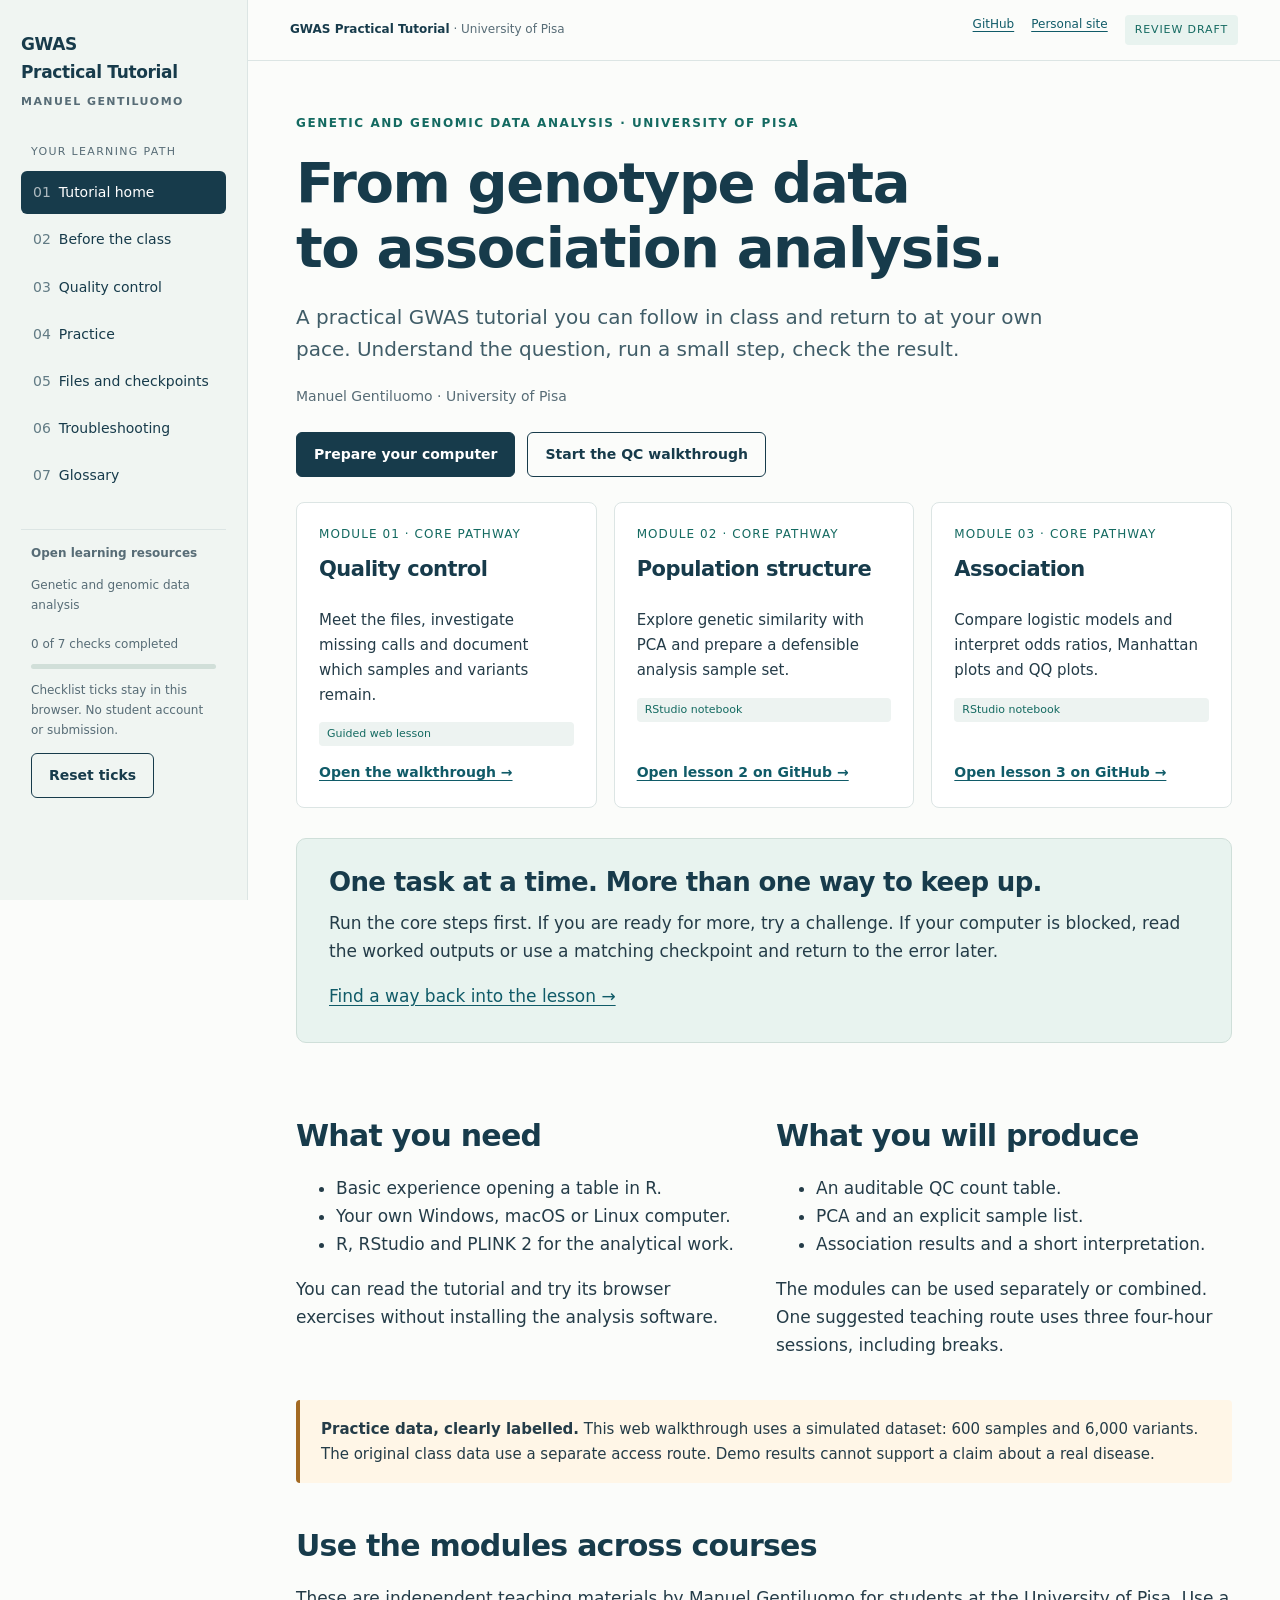
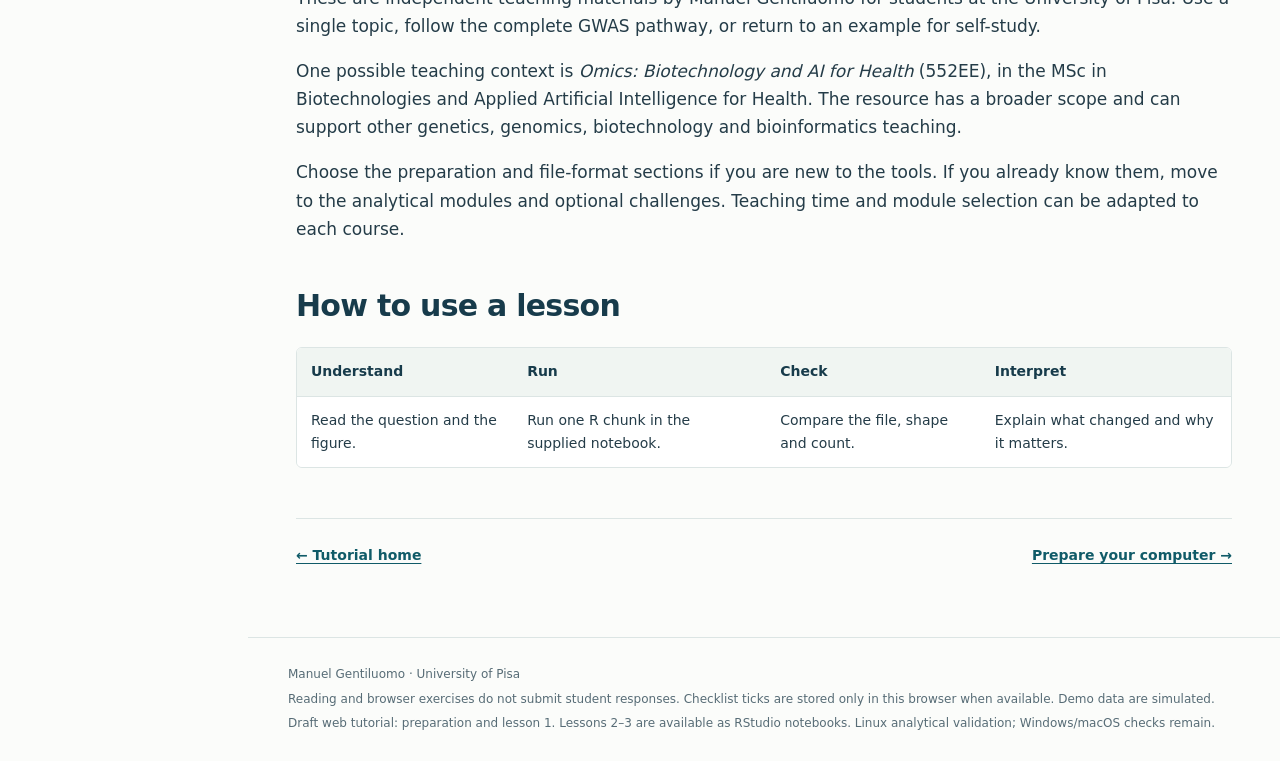
<file: tutorial/index.html>
<!doctype html>
<html lang="en"><head><meta charset="utf-8"><meta name="viewport" content="width=device-width,initial-scale=1">
<title>GWAS Practical Tutorial · Manuel Gentiluomo</title><meta name="description" content="Independent GWAS teaching materials by Manuel Gentiluomo for students across University of Pisa courses. Quality control, RStudio setup and simulated-data checkpoints.">
<style>:root{--ink:#173b4b;--text:#243c48;--muted:#576c76;--paper:#fbfcfa;--line:#dce5e4;--mint:#e8f3ef;--teal:#146a61;--amber:#805017;--warm:#fff6e7;--nav:248px}*{box-sizing:border-box}html{scroll-behavior:smooth}body{margin:0;background:var(--paper);color:var(--text);font:17px/1.65 system-ui,-apple-system,BlinkMacSystemFont,"Segoe UI",sans-serif}a{color:#105b68;text-underline-offset:3px}button,input,textarea{font:inherit}button,a,input,summary{touch-action:manipulation}:focus-visible{outline:3px solid #b26720;outline-offset:4px}.skip{position:fixed;top:-100px;left:20px;z-index:10;background:white;padding:12px}.skip:focus{top:12px}.rail{position:fixed;inset:0 auto 0 0;width:var(--nav);background:#f0f5f2;border-right:1px solid var(--line);padding:30px 21px;overflow-y:auto;z-index:3}.brand{font-size:17px;font-weight:750;letter-spacing:-.02em;text-decoration:none;color:var(--ink);display:block}.brand small{display:block;font-size:11px;letter-spacing:.13em;font-weight:650;color:var(--muted);margin-top:7px}.rail-label{font-size:11px;text-transform:uppercase;letter-spacing:.12em;color:var(--muted);margin:32px 10px 10px}.nav-link{display:block;text-decoration:none;padding:10px 12px;border-radius:6px;margin:4px 0;font-size:14px;color:var(--ink)}.nav-link[aria-current=page]{background:var(--ink);color:white}.nav-link:hover{background:#dfeae5}.nav-link[aria-current=page]:hover{background:var(--ink)}.nav-number{opacity:.65;margin-right:8px}.rail-foot{font-size:12px;margin-top:32px;padding:14px 10px;border-top:1px solid var(--line);color:var(--muted)}.shell{margin-left:var(--nav)}.topbar{border-bottom:1px solid var(--line);padding:15px 42px;display:flex;align-items:center;justify-content:space-between;gap:15px;font-size:12px;color:var(--muted);background:rgba(251,252,250,.96)}.topbar strong{color:var(--ink);font-weight:600}.menu-button{display:none}.badge{font-size:11px;text-transform:uppercase;letter-spacing:.08em;background:var(--mint);color:var(--teal);padding:6px 10px;border-radius:4px;white-space:nowrap}main{max-width:1060px;padding:46px 48px 70px;margin:auto;min-height:85vh}h1,h2,h3{color:var(--ink);line-height:1.16;letter-spacing:-.025em}h1{font-size:clamp(33px,4.4vw,56px);margin:16px 0 20px;font-weight:650;max-width:830px}h2{font-size:30px;margin:46px 0 20px}h3{font-size:21px;margin:25px 0 13px}.eyebrow{font-size:12px;letter-spacing:.13em;text-transform:uppercase;color:var(--teal);font-weight:700}.lead{font-size:20px;line-height:1.6;max-width:760px;color:#405d68}.quiet{color:var(--muted);font-size:14px}.hero{padding:28px 32px 32px;background:var(--mint);border:1px solid #cfdfd9;border-radius:10px;margin:30px 0}.hero h2{margin:0 0 12px;font-size:26px}.hero p{margin-top:0}.actions{display:flex;gap:12px;flex-wrap:wrap;margin:24px 0 8px}.button{display:inline-block;border:1px solid var(--ink);padding:11px 17px;background:var(--ink);color:white;border-radius:6px;text-decoration:none;font-size:14px;font-weight:650;cursor:pointer;line-height:1.5}.button.secondary{background:transparent;color:var(--ink)}.button:hover{filter:brightness(1.12)}.cards{display:grid;grid-template-columns:repeat(3,1fr);gap:17px;margin:25px 0}.card{border:1px solid var(--line);background:white;padding:22px;border-radius:8px;display:flex;flex-direction:column}.card h3{margin:12px 0}.card p{font-size:15px}.card .card-link{margin-top:auto;padding-top:15px;font-size:14px;font-weight:650}.step-no{font-size:12px;text-transform:uppercase;letter-spacing:.09em;color:var(--teal)}.note,.check,.warning{padding:17px 21px;border-radius:4px;margin:24px 0;border-left:4px solid #4a7782;background:#edf3f5;font-size:15px}.check{background:var(--mint);border-color:var(--teal)}.warning{background:var(--warm);border-color:#a36a23}.note p,.check p,.warning p{margin:5px 0}.two-col{display:grid;grid-template-columns:1fr 1fr;gap:24px}.section-toc{border:1px solid var(--line);padding:20px 24px;border-radius:7px;columns:2;font-size:14px}.section-toc a{display:block;margin:7px 0}.step{border-top:1px solid var(--line);padding-top:12px;margin-top:48px;scroll-margin-top:25px}.step .step-no{display:block;margin-top:15px}.step h2{margin-top:9px}.codebox{position:relative;margin:18px 0}.codebox pre{margin:0;overflow:auto;padding:46px 20px 20px;background:#142e3a;color:#e4f1f1;border-radius:7px;max-height:490px;font:13px/1.8 ui-monospace,SFMono-Regular,Consolas,monospace}.code-label{position:absolute;top:10px;left:17px;text-transform:uppercase;font-size:10px;letter-spacing:.12em;color:#a9ccce}.copy-button{position:absolute;top:8px;right:10px;font-size:11px;line-height:1.4;padding:4px 9px;background:#274653;color:#fff;border:1px solid #60808c;border-radius:4px;cursor:pointer}.inline-code,code:not(pre code){background:#e9efec;padding:2px 5px;border-radius:3px;font-size:.88em;overflow-wrap:anywhere}pre code{background:none;padding:0;color:inherit}.table-wrap{overflow:auto;margin:24px 0;border:1px solid var(--line);border-radius:6px}table{width:100%;border-collapse:collapse;background:white;font-size:14px}caption{text-align:left;background:#edf3ef;font-size:13px;padding:10px 14px;font-weight:650}th,td{text-align:left;padding:12px 14px;border-bottom:1px solid var(--line);vertical-align:top}th{background:#f0f5f2;font-weight:650;color:var(--ink)}tr:last-child td{border-bottom:0}.mono{font-family:ui-monospace,SFMono-Regular,Consolas,monospace;font-size:12px}.figure{background:white;border:1px solid var(--line);padding:18px;border-radius:7px;margin:25px 0}.figure img{display:block;width:100%;height:auto}.figure figcaption{font-size:13px;color:var(--muted);padding:12px 7px 0}.figure svg{display:block;width:100%;height:auto}details{border:1px solid var(--line);border-radius:6px;margin:14px 0;background:white}summary{padding:15px 18px;font-size:15px;font-weight:650;cursor:pointer;color:var(--ink)}.detail-body{padding:0 19px 18px;font-size:15px}details[open] summary{border-bottom:1px solid var(--line);margin-bottom:15px}.quiz{padding:23px;background:white;border:1px solid var(--line);border-radius:7px;margin:20px 0}.quiz fieldset{border:0;padding:0;margin:0}.quiz legend{font-weight:650;font-size:17px;margin-bottom:14px}.quiz label{display:block;padding:8px;border-radius:4px}.quiz label:hover{background:#f0f5f2}.quiz input{margin-right:9px}.feedback{margin:15px 0 0;font-size:15px}.feedback:empty{display:none}.interactive{padding:25px;border:1px solid #c7ddd4;border-radius:8px;background:#f0f7f3;margin:25px 0}.interactive label{display:block;font-size:15px;font-weight:650}.interactive input[type=range]{width:100%;accent-color:var(--teal);margin:24px 0}.metric-row{display:grid;grid-template-columns:1fr 1fr;gap:20px}.metric strong{font-size:34px;font-weight:650;display:block;line-height:1.4;color:var(--ink)}.metric span{font-size:13px;color:var(--muted)}.checklist{list-style:none;padding:0}.checklist li{margin:12px 0}.checklist label{display:flex;gap:12px;align-items:flex-start;font-size:15px}.checklist input{margin-top:7px;accent-color:var(--teal)}.os-buttons{display:flex;gap:8px;flex-wrap:wrap;margin:20px 0}.os-buttons button{padding:10px 17px;border-radius:5px;border:1px solid #9ebbb3;background:white;font-size:14px;cursor:pointer;color:var(--ink)}.os-buttons button[aria-pressed=true]{background:var(--ink);border-color:var(--ink);color:white}.os-panel{padding:18px 22px;background:#eef4f0;border-radius:6px}.os-panel h3{margin-top:0}.package-list{display:grid;gap:12px}.package{border:1px solid var(--line);background:white;padding:19px;border-radius:6px;display:grid;grid-template-columns:1fr auto;align-items:center;gap:15px}.package h3{font-size:17px;margin:0 0 5px}.package p{font-size:13px;margin:0}.page[hidden],[hidden]{display:none!important}.progress-wrap{margin-top:20px;font-size:12px}.progress-track{height:5px;background:#d1dfd9;border-radius:5px;margin:9px 0}.progress-bar{height:5px;background:var(--teal);border-radius:5px;width:0}.page-end{display:flex;justify-content:space-between;flex-wrap:wrap;gap:15px;border-top:1px solid var(--line);margin-top:50px;padding-top:25px}.page-end a{font-size:14px;font-weight:650}.footer{border-top:1px solid var(--line);padding:22px 40px;font-size:12px;color:var(--muted)}.footer p{margin:5px 0}.toast{position:fixed;bottom:22px;left:50%;transform:translateX(-50%);background:var(--ink);color:white;padding:12px 20px;border-radius:6px;font-size:14px;z-index:7;max-width:90vw}.file-family{display:grid;grid-template-columns:repeat(3,1fr);gap:12px;margin:25px 0}.file-tile{padding:20px;background:white;border:1px solid var(--line);border-top:4px solid var(--teal);border-radius:5px}.file-tile strong{display:block;font-size:25px;color:var(--ink)}.file-tile p{font-size:14px;margin-bottom:0}.download-small{font-size:14px}.header-links{display:flex;gap:17px}.answer-space{width:100%;min-height:120px;border:1px solid #a5bcb6;border-radius:5px;padding:12px;background:#fff}.no-js{background:var(--warm);padding:20px}.pill{display:inline-block;padding:3px 8px;background:#edf3f1;font-size:11px;border-radius:4px;color:var(--teal)}@media(max-width:1100px){:root{--nav:220px}main{padding:32px}.topbar{padding:14px 30px}.cards{gap:12px}.card{padding:17px}}@media(max-width:800px){.rail{display:none}.rail.open{display:block;width:260px;box-shadow:0 0 0 100vmax #142e3a55}.shell{margin-left:0}.menu-button{display:inline-block;border:1px solid var(--line);border-radius:4px;background:white;padding:7px 10px;color:var(--ink);font-size:13px}.topbar{padding:12px 18px}.topbar .course-subtitle{display:none}main{padding:29px 20px 50px}.cards{grid-template-columns:1fr}.card{padding:21px}.card .card-link{padding-top:5px}.two-col{grid-template-columns:1fr}.hero{padding:24px}.section-toc{columns:1}.file-family{grid-template-columns:1fr}.file-tile strong{font-size:21px}.package{grid-template-columns:1fr}.package .button{justify-self:start}.header-links{gap:10px}.header-links a{font-size:11px}.footer{padding:20px}h2{font-size:27px}.lead{font-size:18px}}@media print{.rail,.topbar,.copy-button,.page-end,.footer,.os-buttons{display:none}.shell{margin-left:0}main{max-width:none;padding:0}.page{display:block!important;break-before:page}.page:first-child{break-before:auto}pre{white-space:pre-wrap!important;max-height:none!important}.figure,.quiz,.note,.check{break-inside:avoid}details .detail-body{display:block}body{font-size:11pt;background:white}.actions{display:none}.hero{background:white}}

main:focus-visible{outline:none}
@media(max-width:800px){.topbar{flex-wrap:wrap;align-items:flex-start}.topbar>div:first-child{display:flex;align-items:center;gap:8px}.header-links{width:100%;align-items:center}.header-links .badge{margin-left:auto}.topbar strong{font-size:11px}}
@media(prefers-reduced-motion:reduce){html{scroll-behavior:auto}}
</style></head><body>
<a class="skip" href="#main-content">Skip to content</a>
<aside class="rail" id="course-navigation"><a class="brand" href="#home">GWAS<br>Practical Tutorial<small>MANUEL GENTILUOMO</small></a><p class="rail-label">Your learning path</p><nav aria-label="Course navigation"><a class="nav-link" href="#home"><span class="nav-number">01</span>Tutorial home</a><a class="nav-link" href="#setup"><span class="nav-number">02</span>Before the class</a><a class="nav-link" href="#qc"><span class="nav-number">03</span>Quality control</a><a class="nav-link" href="#practice"><span class="nav-number">04</span>Practice</a><a class="nav-link" href="#downloads"><span class="nav-number">05</span>Files and checkpoints</a><a class="nav-link" href="#help"><span class="nav-number">06</span>Troubleshooting</a><a class="nav-link" href="#glossary"><span class="nav-number">07</span>Glossary</a></nav>
<div class="rail-foot"><strong>Open learning resources</strong><p>Genetic and genomic data analysis</p><div class="progress-wrap"><span id="progress-text"></span><div class="progress-track"><div class="progress-bar"></div></div><p id="progress-note"></p><button type="button" class="button secondary" id="reset-progress">Reset ticks</button></div></div></aside>
<div class="shell"><header class="topbar"><div><button type="button" class="menu-button" aria-controls="course-navigation" aria-expanded="false">Menu</button> <strong>GWAS Practical Tutorial</strong><span class="course-subtitle"> · University of Pisa</span></div><div class="header-links"><a href="https://github.com/mgentiluomo/GWAS_training_session/tree/course/2026-guided-training">GitHub</a><a href="https://www.manuelgentiluomo.it/">Personal site</a><span class="badge">Review draft</span></div></header>
<main id="main-content" tabindex="-1"><noscript><p class="no-js">JavaScript is off. All written lessons remain below; the slider and interactive feedback need JavaScript. Download links require a connection.</p></noscript><article class="page" id="home" data-page="home" data-title="Tutorial home">
<span class="eyebrow">Genetic and genomic data analysis · University of Pisa</span>
<h1>From genotype data<br>to association analysis.</h1>
<p class="lead">A practical GWAS tutorial you can follow in class and return to at your own pace. Understand the question, run a small step, check the result.</p>
<p class="quiet">Manuel Gentiluomo · University of Pisa</p>
<div class="actions"><a class="button" href="#setup">Prepare your computer</a><a class="button secondary" href="#qc">Start the QC walkthrough</a></div>
<div class="cards">
<article class="card"><span class="step-no">Module 01 · Core pathway</span><h3>Quality control</h3><p>Meet the files, investigate missing calls and document which samples and variants remain.</p><span class="pill">Guided web lesson</span><a class="card-link" href="#qc">Open the walkthrough →</a></article>
<article class="card"><span class="step-no">Module 02 · Core pathway</span><h3>Population structure</h3><p>Explore genetic similarity with PCA and prepare a defensible analysis sample set.</p><span class="pill">RStudio notebook</span><a class="card-link" href="https://github.com/mgentiluomo/GWAS_training_session/blob/course/2026-guided-training/legacy/demo_2025/02_population_structure.Rmd">Open lesson 2 on GitHub →</a></article>
<article class="card"><span class="step-no">Module 03 · Core pathway</span><h3>Association</h3><p>Compare logistic models and interpret odds ratios, Manhattan plots and QQ plots.</p><span class="pill">RStudio notebook</span><a class="card-link" href="https://github.com/mgentiluomo/GWAS_training_session/blob/course/2026-guided-training/legacy/demo_2025/03_association.Rmd">Open lesson 3 on GitHub →</a></article>
</div>
<div class="hero"><h2>One task at a time. More than one way to keep up.</h2><p>Run the core steps first. If you are ready for more, try a challenge. If your computer is blocked, read the worked outputs or use a matching checkpoint and return to the error later.</p><a href="#help">Find a way back into the lesson →</a></div>
<div class="two-col"><section><h2>What you need</h2><ul><li>Basic experience opening a table in R.</li><li>Your own Windows, macOS or Linux computer.</li><li>R, RStudio and PLINK 2 for the analytical work.</li></ul><p>You can read the tutorial and try its browser exercises without installing the analysis software.</p></section><section><h2>What you will produce</h2><ul><li>An auditable QC count table.</li><li>PCA and an explicit sample list.</li><li>Association results and a short interpretation.</li></ul><p>The modules can be used separately or combined. One suggested teaching route uses three four-hour sessions, including breaks.</p></section></div>
<div class="warning"><strong>Practice data, clearly labelled.</strong> This web walkthrough uses a simulated dataset: 600 samples and 6,000 variants. The original class data use a separate access route. Demo results cannot support a claim about a real disease.</div>
<h2>Use the modules across courses</h2><p>These are independent teaching materials by Manuel Gentiluomo for students at the University of Pisa. Use a single topic, follow the complete GWAS pathway, or return to an example for self-study.</p><p>One possible teaching context is <em>Omics: Biotechnology and AI for Health</em> (552EE), in the MSc in Biotechnologies and Applied Artificial Intelligence for Health. The resource has a broader scope and can support other genetics, genomics, biotechnology and bioinformatics teaching.</p><p>Choose the preparation and file-format sections if you are new to the tools. If you already know them, move to the analytical modules and optional challenges. Teaching time and module selection can be adapted to each course.</p><h2>How to use a lesson</h2><div class="table-wrap"><table><thead><tr><th scope="col">Understand</th><th scope="col">Run</th><th scope="col">Check</th><th scope="col">Interpret</th></tr></thead><tbody><tr><td>Read the question and the figure.</td><td>Run one R chunk in the supplied notebook.</td><td>Compare the file, shape and count.</td><td>Explain what changed and why it matters.</td></tr></tbody></table></div>
<div class="page-end"><a href="#home">← Tutorial home</a><a href="#setup">Prepare your computer →</a></div>
</article><article class="page" id="setup" data-page="setup" data-title="Before the class">
<span class="eyebrow">Before the class</span><h1>A working starting point.</h1>
<p class="lead">Keep your computer in your preferred language. We use explicit file conventions and a single RStudio project.</p>
<h2>1. Download the complete project</h2><p>Download the ZIP and extract it into a writable local folder. Open <code>GWAS_course.Rproj</code>. Keep its folders together; do not move individual notebooks into a new folder.</p>
<div class="actions"><a class="button" href="https://github.com/mgentiluomo/GWAS_training_session/archive/refs/heads/course/2026-guided-training.zip">Download the RStudio project</a><a class="button secondary" href="https://github.com/mgentiluomo/GWAS_training_session/tree/course/2026-guided-training">Browse the source on GitHub</a></div>
<p class="quiet">This preview points to the review branch. The main branch is not yet the revised course.</p>
<h2>2. Install R and RStudio</h2><p>Install <a href="https://cran.r-project.org/">R</a> first, then <a href="https://docs.posit.co/ide/user/download.html">RStudio Desktop</a>. Open the project and find the R console: it usually has a <code>&gt;</code> prompt.</p>
<div class="codebox"><span class="code-label">R console · check the project</span><button class="copy-button" type="button" aria-label="Copy this code block">Copy</button><pre><code>getwd()
file.exists(&quot;config.R&quot;)</code></pre></div>
<div class="check"><strong>Check:</strong> the second command returns <code>TRUE</code>. If not, reopen the project instead of editing paths in every lesson.</div>
<h2>3. Add PLINK 2 for your system</h2><p>Download from the <a href="https://www.cog-genomics.org/plink/2.0/">official PLINK 2 page</a>, extract the archive, and put the executable in the project’s <code>bin/</code> folder. The tested Linux build is beta 1.4, 7 November 2026; record the actual build you use.</p>
<div class="os-buttons" role="group" aria-label="Operating system instructions"><button type="button" data-os="windows" aria-pressed="true">Windows</button><button type="button" data-os="mac" aria-pressed="false">macOS</button><button type="button" data-os="linux" aria-pressed="false">Linux</button></div>
<section class="os-panel" data-os-panel="windows"><h3>Windows</h3><p>Select the appropriate 64-bit build. Put <code>plink2.exe</code> directly in <code>bin/</code>. Windows may hide known filename extensions: check the file type and avoid accidentally naming it <code>plink2.exe.exe</code>.</p></section>
<section class="os-panel" data-os-panel="mac"><h3>macOS</h3><p>Select ARM64 for Apple Silicon or the matching Intel build for an Intel Mac. Put <code>plink2</code> in <code>bin/</code>. If necessary, run <code>Sys.chmod("bin/plink2", "0755")</code> in the R console. Follow the standard macOS approval process for a trusted official download.</p></section>
<section class="os-panel" data-os-panel="linux"><h3>Linux</h3><p>Select a build compatible with the CPU. Put <code>plink2</code> in <code>bin/</code>. If necessary, run <code>Sys.chmod("bin/plink2", "0755")</code> in the R console. A working executable on PATH is also supported.</p></section>
<div class="warning">The analytical workflow has been executed on Linux. The Windows and macOS instructions still require checks on those systems. Do not disable system security to run a download.</div>
<h2>4. Create or download the demo inputs</h2><p>Leave <code>mode = "demo"</code> in <code>config.R</code>. Create the data in the R console:</p>
<div class="codebox"><span class="code-label">R · run in RStudio</span><button class="copy-button" type="button" aria-label="Copy this code block">Copy</button><pre><code>source(&quot;scripts/create_demo.R&quot;)</code></pre></div>
<p>The final table should report <strong>600 samples and 6000 variants</strong>. If you cannot generate it yet, download the same input files and extract them into the project root, preserving the <code>data/demo/</code> path.</p>
<a class="button secondary" href="#setup">Prepare data in R</a>
<h2>5. Run the pre-class check</h2><div class="codebox"><span class="code-label">R · run in RStudio</span><button class="copy-button" type="button" aria-label="Copy this code block">Copy</button><pre><code>source(&quot;scripts/preflight.R&quot;)</code></pre></div>
<p>The check tests the executable, input-file consistency and PLINK read/write access in a path with spaces and non-English characters. It saves <code>results/demo/preflight.txt</code>. If it stops, keep the first error and visit <a href="#help">Troubleshooting</a>.</p>
<h2>Different languages, identical file conventions</h2>
<div class="table-wrap"><table><thead><tr><th scope="col">Convention</th><th scope="col">Use</th><th scope="col">Avoid</th></tr></thead><tbody><tr><td>Decimal mark</td><td>23.5</td><td>23,5 in a course numeric field</td></tr><tr><td>Column separator</td><td>Tabs in metadata TSV</td><td>Assuming every .csv uses the same delimiter</td></tr><tr><td>Thousands grouping</td><td>12500</td><td>12,500 or 12.500</td></tr><tr><td>Sample identifiers</td><td>Text, e.g. 00123</td><td>Dropping initial zeros</td></tr><tr><td>Text encoding</td><td>UTF-8</td><td>An undocumented export encoding</td></tr></tbody></table></div>
<p>The setup sets decimal display to a point in the current R session. It does not change your operating-system language. The importer rejects ambiguous numeric fields rather than guessing.</p>
<details><summary>Why a comma is not always a decimal mark</summary><div class="detail-body"><p>In one file, <code>1,234</code> may mean one point two three four; in another, one thousand two hundred thirty-four. A blanket replacement can corrupt data. Confirm the documented delimiter and decimal convention before converting an external file.</p></div></details>
<p><a href="https://github.com/mgentiluomo/GWAS_training_session/blob/course/2026-guided-training/docs/international_setup.md">Read the detailed international-settings guide →</a></p>
<h2>Your ready checklist</h2>
<ul class="checklist"><li><label><input type="checkbox" data-progress="ready-project"><span>The complete RStudio project opens, and config.R exists.</span></label></li></ul>
<ul class="checklist"><li><label><input type="checkbox" data-progress="ready-plink"><span>PLINK 2 reports a working version.</span></label></li></ul>
<ul class="checklist"><li><label><input type="checkbox" data-progress="ready-data"><span>The demo BED/BIM/FAM set is present and preflight passes.</span></label></li></ul>
<ul class="checklist"><li><label><input type="checkbox" data-progress="ready-panes"><span>I can distinguish the R console, terminal and notebook editor.</span></label></li></ul>
<div class="page-end"><a href="#home">← Tutorial home</a><a href="#qc">Open quality control →</a></div>
</article><article class="page" id="qc" data-page="qc" data-title="Quality control"><span class="eyebrow">Module 01 · Core walkthrough</span><h1>Quality control.<br>Keep track of every decision.</h1>
<p class="lead">Before testing association, ask whether the genotype data are sufficiently complete and whether the samples fit the planned analysis.</p>
<p>Open <code>legacy/demo_2025/01_quality_control.Rmd</code> in RStudio. Read this page alongside it. Run one chunk at a time; the web page itself does not run R or PLINK.</p>
<nav class="section-toc" aria-label="Quality control steps"><a href="#qc-start">1. Start a clean session</a><a href="#qc-files">2. Understand the files</a><a href="#qc-baseline">3. Establish the baseline</a><a href="#qc-missing">4. Inspect missingness</a><a href="#qc-filter">5. Filter and count</a><a href="#qc-het">6. Review heterozygosity</a><a href="#qc-related">7. Review relatedness</a><a href="#qc-finish">8. Save the checkpoint</a></nav><section class="step" id="qc-start"><span class="step-no">Step 01</span><h2>Start a clean session.</h2><p>Open the project and restart R. Use the notebook’s Run button if keyboard shortcuts differ on your keyboard. The first chunk loads the shared helpers and checks the matching genotype files.</p><div class="codebox"><span class="code-label">R · run in RStudio</span><button class="copy-button" type="button" aria-label="Copy this code block">Copy</button><pre><code>root &lt;- if (file.exists(&quot;R/course.R&quot;)) &quot;.&quot; else &quot;..&quot;
source(file.path(root, &quot;R&quot;, &quot;course.R&quot;))
cfg &lt;- course_config(root)
print(check_bed(cfg$input))</code></pre></div><div class="check"><strong>Check:</strong> the data mode says <code>demo (SIMULATED data)</code> and the input counts are 600 samples and 6000 variants. A missing-file error means setup is incomplete; do not run later chunks yet.</div><div class="table-wrap"><table><thead><tr><th scope="col">Location</th><th scope="col">What belongs there</th><th scope="col">Example</th></tr></thead><tbody><tr><td>R console</td><td>R expressions</td><td>2 + 2</td></tr><tr><td>Terminal</td><td>Operating-system commands</td><td>plink2 --version</td></tr><tr><td>Notebook editor</td><td>Saved instructions and executable R chunks</td><td>run_plink(...)</td></tr></tbody></table></div><p><code>run_plink()</code> is R code that starts an external program. The printed PLINK command is a record of the operation, not another R expression to paste into the console.</p></section><section class="step" id="qc-files"><span class="step-no">Step 02</span><h2>Three files describe one genotype dataset.</h2><p>The binary calls, variant information and sample information belong together. Their order matters: a matching filename alone does not prove that the three files come from the same release.</p><div class="file-family"><article class="file-tile"><strong>.bed</strong><p>Packed genotype calls. Do not open or edit it as a text table.</p></article><article class="file-tile"><strong>.bim</strong><p>One row per variant: location, identifier and two alleles.</p></article><article class="file-tile"><strong>.fam</strong><p>One row per sample: identifiers, parents, sex and phenotype.</p></article></div><div class="table-wrap"><table><caption>Example: first three rows of the simulated FAM</caption><thead><tr><th scope="col">FID</th><th scope="col">IID</th><th scope="col">Father</th><th scope="col">Mother</th><th scope="col">Sex</th><th scope="col">Phenotype</th></tr></thead><tbody><tr><td>DEMO_0001</td><td>DEMO_0001</td><td>0</td><td>0</td><td>1</td><td>2</td></tr><tr><td>DEMO_0002</td><td>DEMO_0002</td><td>0</td><td>0</td><td>2</td><td>2</td></tr><tr><td>DEMO_0003</td><td>DEMO_0003</td><td>0</td><td>0</td><td>2</td><td>2</td></tr></tbody></table></div><div class="table-wrap"><table><caption>Example: first three rows of the simulated BIM</caption><thead><tr><th scope="col">Chromosome</th><th scope="col">Variant ID</th><th scope="col">cM</th><th scope="col">Position</th><th scope="col">A1</th><th scope="col">A2</th></tr></thead><tbody><tr><td>1</td><td>demo_rs1</td><td>0</td><td>10000</td><td>A</td><td>G</td></tr><tr><td>1</td><td>demo_rs23</td><td>0</td><td>20000</td><td>A</td><td>G</td></tr><tr><td>1</td><td>demo_rs45</td><td>0</td><td>30000</td><td>A</td><td>G</td></tr></tbody></table></div><p>For the course’s binary outcome, <code>1 = control</code> and <code>2 = case</code>. In the original class input, a FAM phenotype may be unavailable until updated from the external phenotype file. We use explicit external metadata in both modes.</p><div class="codebox"><span class="code-label">R · run in RStudio</span><button class="copy-button" type="button" aria-label="Copy this code block">Copy</button><pre><code>fam &lt;- read_fam(cfg$input)
bim &lt;- read_ws(paste0(cfg$input, &quot;.bim&quot;), header = FALSE)
head(fam)
head(bim)
metadata &lt;- prepare_metadata(cfg)
table(metadata$Disease, useNA = &quot;ifany&quot;)</code></pre></div><div class="check"><strong>Check:</strong> the metadata match genotyped people by both FID and IID. Identifier zeros stay intact. Missing or duplicate ID pairs stop the import.</div><details><summary>Pause and explain: where would you find a variant’s physical position?</summary><div class="detail-body"><p>Inspect column 4 of the BIM file. To connect a covariate record to the right sample, match the FID/IID pair, not the row number.</p></div></details></section><section class="step" id="qc-baseline"><span class="step-no">Step 03</span><h2>Establish a baseline before filtering.</h2><p>We retain autosomes for this core exercise, update recorded sex and load the binary phenotype. Original input files are not overwritten.</p><div class="codebox"><span class="code-label">R · run in RStudio</span><button class="copy-button" type="button" aria-label="Copy this code block">Copy</button><pre><code>start &lt;- file.path(cfg$qc, &quot;01_autosomes&quot;)
run_plink(cfg, c(&quot;--bfile&quot;, cfg$input, &quot;--autosome&quot;,
                &quot;--update-sex&quot;, file.path(cfg$out, &quot;sex.tsv&quot;),
                &quot;--pheno&quot;, file.path(cfg$out, &quot;phenotype.tsv&quot;), &quot;--pheno-name&quot;, &quot;Disease&quot;,
                &quot;--make-bed&quot;, &quot;--out&quot;, start), paste0(start, c(&quot;.bed&quot;, &quot;.bim&quot;, &quot;.fam&quot;)))
record_counts(cfg, start, &quot;01_autosomes&quot;)
run_plink(cfg, c(&quot;--bfile&quot;, start, &quot;--missing&quot;, &quot;--out&quot;, file.path(cfg$qc, &quot;before&quot;)),
          file.path(cfg$qc, c(&quot;before.smiss&quot;, &quot;before.vmiss&quot;)))</code></pre></div><div class="table-wrap"><table><thead><tr><th scope="col">Argument</th><th scope="col">What it does</th></tr></thead><tbody><tr><td>--bfile</td><td>Names the input BED/BIM/FAM prefix</td></tr><tr><td>--autosome</td><td>Selects chromosomes 1–22</td></tr><tr><td>--update-sex</td><td>Reads the explicit sex-code file</td></tr><tr><td>--pheno / --pheno-name</td><td>Loads the named Disease outcome</td></tr><tr><td>--make-bed</td><td>Writes a new matching genotype set</td></tr><tr><td>--out</td><td>Names the output prefix and log files</td></tr></tbody></table></div><div class="check"><strong>Check:</strong> find <code>01_autosomes.bed/.bim/.fam</code>, <code>before.smiss</code> and <code>before.vmiss</code> under <code>results/demo/01_qc/</code>. The baseline still has 600 samples and 6000 variants.</div><a class="button secondary" href="#setup">Prepare data in R</a><p class="quiet">Sex-chromosome analysis needs genome-build and PAR checks. It is an extension, rather than an implicit part of the autosomal walkthrough.</p></section><section class="step" id="qc-missing"><span class="step-no">Step 04</span><h2>Look at missingness before choosing a cutoff.</h2><p>A missing genotype is an uncalled sample–variant entry. Sample missingness uses variants as the denominator; variant missingness uses samples. A 5% missingness threshold corresponds to a 95% call rate.</p><figure class="figure"><img src="[data-uri]" alt="Histogram of 600 simulated samples, with a dashed line at 10% missing calls." loading="lazy"><figcaption>Actual demo diagnostic before QC filtering. Six samples have deliberately elevated missingness.</figcaption></figure><figure class="figure"><img src="[data-uri]" alt="Histogram of 6000 simulated variants, with a dashed line at 5% missing calls." loading="lazy"><figcaption>The denominator here is the number of samples, rather than the number of variants.</figcaption></figure><div class="interactive"><span class="eyebrow">Explore the diagnostic</span><h3>Move the sample-missingness threshold.</h3><label for="missingness-threshold">Maximum missing fraction: <output id="threshold-label">10%</output></label><input id="missingness-threshold" type="range" min="0" max="25" value="10" step="1"><div class="metric-row" aria-live="polite"><div class="metric"><strong id="retained-count">594</strong><span>samples meeting this criterion</span></div><div class="metric"><strong id="excluded-count">6</strong><span>samples above the threshold</span></div></div><p class="quiet">Calculated from the 600 actual demo baseline missingness values. This browser exercise changes no files. Full-pipeline counts can differ after earlier filtering changes the denominator.</p></div><div class="codebox"><span class="code-label">R · run in RStudio</span><button class="copy-button" type="button" aria-label="Copy this code block">Copy</button><pre><code>smiss &lt;- read_ws(file.path(cfg$qc, &quot;before.smiss&quot;))
vmiss &lt;- read_ws(file.path(cfg$qc, &quot;before.vmiss&quot;))
par(mfrow = c(1, 2))
hist(as.numeric(smiss$F_MISS), breaks = 30, main = &quot;Sample missingness&quot;, xlab = &quot;Missing-call fraction&quot;)
abline(v = cfg$mind, col = &quot;#B45309&quot;, lty = 2)
hist(as.numeric(vmiss$F_MISS), breaks = 30, main = &quot;Variant missingness&quot;, xlab = &quot;Missing-call fraction&quot;)
abline(v = cfg$geno, col = &quot;#B45309&quot;, lty = 2)
par(mfrow = c(1, 1))</code></pre></div><div class="quiz" data-quiz data-correct="a" data-explanation="A sample at 9% passes a 10% sample-missingness threshold; a variant at 6% fails a 5% variant-missingness threshold. Each threshold has its own denominator."><fieldset><legend>A sample has 9% missing calls; a variant has 6%. With mind = 0.10 and geno = 0.05, what passes?</legend><label><input type="radio" name="missingness-quiz" value="a">The sample passes; the variant fails.</label><label><input type="radio" name="missingness-quiz" value="b">The sample fails; the variant passes.</label><label><input type="radio" name="missingness-quiz" value="c">Both pass.</label></fieldset><button class="button secondary" type="button">Check my reasoning</button><div class="feedback" role="status"></div></div></section><section class="step" id="qc-filter"><span class="step-no">Step 05</span><h2>Apply one filter, then count.</h2><p>The course uses teaching thresholds: variant missingness 5%, sample missingness 10%, and MAF 1%. These are choices to examine, not values to transfer automatically to any study.</p><h3>A. Variant missingness: --geno 0.05</h3><p>Remove variants with missing calls in more than 5% of samples.</p><div class="codebox"><span class="code-label">R · run in RStudio</span><button class="copy-button" type="button" aria-label="Copy this code block">Copy</button><pre><code>geno &lt;- file.path(cfg$qc, &quot;02_geno&quot;)
run_plink(cfg, c(&quot;--bfile&quot;, start, &quot;--geno&quot;, plink_number(cfg$geno), &quot;--make-bed&quot;, &quot;--out&quot;, geno))
record_counts(cfg, geno, &quot;02_geno&quot;)</code></pre></div><div class="check">Demo checkpoint: <strong>600 samples · 5970 variants</strong>. Thirty deliberately poorly called variants are removed.</div><a class="button secondary" href="#setup">Prepare data in R</a><h3>B. Sample missingness: --mind 0.10</h3><p>Now remove samples whose missing fraction exceeds 10% on the remaining variants.</p><div class="codebox"><span class="code-label">R · run in RStudio</span><button class="copy-button" type="button" aria-label="Copy this code block">Copy</button><pre><code>mind &lt;- file.path(cfg$qc, &quot;03_mind&quot;)
run_plink(cfg, c(&quot;--bfile&quot;, geno, &quot;--mind&quot;, plink_number(cfg$mind), &quot;--make-bed&quot;, &quot;--out&quot;, mind))
record_counts(cfg, mind, &quot;03_mind&quot;)</code></pre></div><div class="check">Demo checkpoint: <strong>594 samples · 5970 variants</strong>. Six samples are removed.</div><a class="button secondary" href="#setup">Prepare data in R</a><h3>C. Minor allele frequency: --maf 0.01</h3><p>Remove variants with minor allele frequency below 1% in the current sample set. MAF is an allele frequency, not the proportion of people carrying the allele.</p><div class="codebox"><span class="code-label">R · run in RStudio</span><button class="copy-button" type="button" aria-label="Copy this code block">Copy</button><pre><code>maf &lt;- file.path(cfg$qc, &quot;04_maf&quot;)
run_plink(cfg, c(&quot;--bfile&quot;, mind, &quot;--maf&quot;, plink_number(cfg$maf), &quot;--make-bed&quot;, &quot;--out&quot;, maf))
record_counts(cfg, maf, &quot;04_maf&quot;)</code></pre></div><div class="check">Demo checkpoint: <strong>594 samples · 5920 variants</strong>. Fifty low-frequency variants are removed.</div><a class="button secondary" href="#setup">Prepare data in R</a><details><summary>Why can the order matter?</summary><div class="detail-body"><p>Each filter is calculated using the samples and variants present at that step. Removing poorly called variants can reduce a sample’s measured missingness; removing samples can change allele frequencies. Keep the order and its count table with your results.</p></div></details><ul class="checklist"><li><label><input type="checkbox" data-progress="qc-filters"><span>I can explain which denominator is used by geno, mind and MAF.</span></label></li></ul></section><section class="step" id="qc-het"><span class="step-no">Step 06</span><h2>Review unusual heterozygosity.</h2><p>Estimate the inbreeding coefficient on common, approximately independent variants. LD pruning limits the influence of highly correlated markers. The pruned set is for diagnostics, not automatically the final association dataset.</p><div class="codebox"><span class="code-label">R · run in RStudio</span><button class="copy-button" type="button" aria-label="Copy this code block">Copy</button><pre><code>prune &lt;- file.path(cfg$qc, &quot;prune&quot;)
run_plink(cfg, c(&quot;--bfile&quot;, maf, &quot;--maf&quot;, &quot;0.05&quot;, &quot;--indep-pairwise&quot;, &quot;200&quot;, &quot;50&quot;, &quot;0.2&quot;,
                &quot;--out&quot;, prune), paste0(prune, &quot;.prune.in&quot;))
run_plink(cfg, c(&quot;--bfile&quot;, maf, &quot;--extract&quot;, paste0(prune, &quot;.prune.in&quot;),
                &quot;--het&quot;, &quot;--out&quot;, file.path(cfg$qc, &quot;heterozygosity&quot;)),
          file.path(cfg$qc, &quot;heterozygosity.het&quot;))
het &lt;- read_ws(file.path(cfg$qc, &quot;heterozygosity.het&quot;))
summary(as.numeric(het$F))</code></pre></div><figure class="figure"><img src="[data-uri]" alt="Histogram of F coefficients in the simulated post-missingness and MAF dataset." loading="lazy"><figcaption>F compares observed and expected heterozygosity. Review the pattern together with structure and technical information.</figcaption></figure><div class="codebox"><span class="code-label">R · run in RStudio</span><button class="copy-button" type="button" aria-label="Copy this code block">Copy</button><pre><code>hist(as.numeric(het$F), breaks = 30, main = &quot;Review heterozygosity&quot;, xlab = &quot;F coefficient&quot;)</code></pre></div><div class="warning">An unusual coefficient can reflect technical problems, ancestry or inbreeding. A pooled mean ±3 SD rule can remove valid samples from a heterogeneous cohort. This walkthrough reports the diagnostic without automatic heterozygosity exclusions.</div><details><summary>Going further: what else would you ask before excluding a sample?</summary><div class="detail-body"><p>Review call quality, batch, contamination evidence, population structure and whether the coefficient was estimated using appropriate allele frequencies. Record the rationale and repeat downstream analysis after any justified exclusion.</p></div></details></section><section class="step" id="qc-related"><span class="step-no">Step 07</span><h2>Avoid treating close relatives as independent.</h2><p>The simple association models later in the course assume independent observations. KING estimates genetic kinship and selects a subset avoiding pairs above the chosen threshold.</p><div class="table-wrap"><table><thead><tr><th scope="col">Relationship</th><th scope="col">Approximate KING kinship</th></tr></thead><tbody><tr><td>Duplicate / identical genotype</td><td>0.50</td></tr><tr><td>First degree</td><td>0.25</td></tr><tr><td>Second degree</td><td>0.125</td></tr><tr><td>Third degree</td><td>0.0625</td></tr></tbody></table></div><p>The teaching cutoff is <code>0.0884</code>, screening close relationships through roughly the second degree. Estimates are variable; KING kinship is not the same quantity as PI_HAT.</p><div class="codebox"><span class="code-label">R · run in RStudio</span><button class="copy-button" type="button" aria-label="Copy this code block">Copy</button><pre><code>king &lt;- file.path(cfg$qc, &quot;relatedness&quot;)
run_plink(cfg, c(&quot;--bfile&quot;, maf, &quot;--extract&quot;, paste0(prune, &quot;.prune.in&quot;),
                &quot;--king-cutoff&quot;, plink_number(cfg$kinship), &quot;--out&quot;, king), paste0(king, &quot;.king.cutoff.in.id&quot;))
final &lt;- file.path(cfg$qc, &quot;qc_final&quot;)
# Apply the sample list to ALL QC-passing variants, not just the pruned subset.
run_plink(cfg, c(&quot;--bfile&quot;, maf, &quot;--keep&quot;, paste0(king, &quot;.king.cutoff.in.id&quot;),
                &quot;--make-bed&quot;, &quot;--out&quot;, final))
record_counts(cfg, final, &quot;05_unrelated&quot;)
read.delim(file.path(cfg$qc, &quot;sample_variant_counts.tsv&quot;))</code></pre></div><div class="check"><strong>Check:</strong> the demo finishes with 592 samples and 5920 variants. Two simulated duplicate pairs lead to two exclusions. Apply the retained <em>sample</em> list to all QC-passing variants, rather than keeping only the LD-pruned markers.</div><details><summary>How would sample selection change in a research study?</summary><div class="detail-body"><p>Call quality, phenotype completeness and the study design can affect which relative should be retained. A mixed-model strategy may instead accommodate related observations. The automatic teaching subset is not a universal sample-priority rule.</p></div></details></section><section class="step" id="qc-finish"><span class="step-no">Step 08</span><h2>Save a checkpoint you can explain.</h2><div class="table-wrap"><table><caption>Verified output for the default simulated walkthrough</caption><thead><tr><th scope="col">Stage</th><th scope="col">Samples</th><th scope="col">Variants</th></tr></thead><tbody><tr><td>01_autosomes</td><td>600</td><td>6000</td></tr><tr><td>02_geno</td><td>600</td><td>5970</td></tr><tr><td>03_mind</td><td>594</td><td>5970</td></tr><tr><td>04_maf</td><td>594</td><td>5920</td></tr><tr><td>05_unrelated</td><td>592</td><td>5920</td></tr></tbody></table></div><p>Your checkpoint is <code>qc_final.bed/.bim/.fam</code>, alongside the prepared metadata, phenotype file and count table. Lesson 2 reloads these files; it does not require a saved R workspace.</p><a class="button secondary" href="#setup">Prepare data in R</a><h3>Before moving on</h3><p>Explain why the sample count decreases at the relatedness step while the variant count remains the same. Then name the file you would inspect if the counts did not match your prediction.</p><details><summary>Compare your explanation</summary><div class="detail-body"><p>The KING cutoff supplies a retained-sample list. It is applied to the full MAF-filtered set, so relatives can be removed without intentionally discarding its variants. Inspect the PLINK log and sample/variant count table; counts alone do not validate every QC decision.</p></div></details><ul class="checklist"><li><label><input type="checkbox" data-progress="qc-checkpoint"><span>I have a complete final genotype set and can account for the exclusions.</span></label></li></ul><div class="hero"><h2>Ready for population structure.</h2><p>Next, use the QC-passing data to calculate PCs, inspect structure and prepare an explicit analysis sample list.</p><a class="button" href="https://github.com/mgentiluomo/GWAS_training_session/blob/course/2026-guided-training/legacy/demo_2025/02_population_structure.Rmd">Open the PCA notebook</a></div></section><div class="page-end"><a href="#setup">← Preparation</a><a href="#practice">Practice and explain →</a></div></article><article class="page" id="practice" data-page="practice" data-title="Practice"><span class="eyebrow">Module 01 · Practice</span><h1>Make the decisions yours.</h1>
<p class="lead">Predict first. Run a separate comparison if you can. Use the explanation only after you have tried.</p>
<h2>1. Call rate is not missingness</h2><p>A new sample has a call rate of 94%. A protocol keeps samples with missingness at most 0.08. Does it pass this criterion? Show the conversion.</p><details><summary>Reveal a worked explanation</summary><div class="detail-body"><p>Its missing fraction is <code>1 − 0.94 = 0.06</code>, or 6%. It passes the 8% missingness criterion. This says nothing about whether it passes other QC criteria.</p></div></details><h2>2. A stricter cutoff</h2><p>Before running a new command, predict what reducing <code>mind</code> from 0.10 to 0.05 can do to the retained sample set for the same input. Use a new output prefix such as <code>03_mind_stricter</code>; do not overwrite the core result.</p><details><summary>A hint, without running it</summary><div class="detail-body"><p>The same input and denominator are essential. Ask whether a sample failing the original rule could pass a more restrictive version of that rule.</p></div></details><details><summary>Reveal the reasoning</summary><div class="detail-body"><p>The number retained cannot increase for the same fixed input, though it may stay equal. The exact difference depends on the data. Repeating the whole pipeline can change other estimates, so separate the one-step comparison from a complete rerun.</p></div></details><h2>3. The mixed file set</h2><p>A BED file downloaded yesterday is combined with a BIM from another release. The names match and both files open. What would you check before running QC?</p><details><summary>Reveal the reasoning</summary><div class="detail-body"><p>Check provenance and release, sample/variant order, dimensions and the BED signature/expected byte count. Equal dimensions alone cannot prove that the biological records are matched. Obtain a known matching set rather than relabelling files to bypass a check.</p></div></details><h2>4. A problematic import</h2><p>An exported file has header <code>FID;IID;Age</code> and a value <code>24,5</code>. Explain why renaming it to <code>.tsv</code> is insufficient. What information is needed before conversion?</p><details><summary>Reveal the reasoning</summary><div class="detail-body"><p>Renaming does not change delimiters, decimal marks or encoding. Confirm the documented semicolon separator, decimal comma, missing-value coding, text encoding and identifier handling, then import with those settings and validate a new canonical output. Do not replace all commas blindly.</p></div></details><h2>Write your QC note</h2><p>In five sentences, name the data mode and starting dimensions, explain two filtering choices, give the final dimensions, identify a diagnostic needing review and state one limitation of this walkthrough. Keep your note in your own lab notebook.</p><ul class="checklist"><li><label><input type="checkbox" data-progress="qc-interpretation"><span>I have written a QC interpretation, including a limitation.</span></label></li></ul><div class="note">This page does not submit answers or collect student records. Checklist ticks can remain in this browser; exercise responses are not saved or sent.</div><div class="page-end"><a href="#qc">← Quality control</a><a href="#downloads">Files and checkpoints →</a></div></article><article class="page" id="downloads" data-page="downloads" data-title="Files and checkpoints"><span class="eyebrow">Files and checkpoints</span><h1>The right files<br>for the right step.</h1>
<p class="lead">These are the older demo stages. Prepare demo data in R. Guided 2026 checkpoints come from the encrypted course release; it has not been published yet.</p>
<div class="warning">These packages match the default demo seed and tested build. They are not checkpoints for the original class dataset, or for a run whose sample selection or thresholds you changed. Back up an existing run before replacing outputs.</div>
<div class="actions"><a class="button" href="https://github.com/mgentiluomo/GWAS_training_session/archive/refs/heads/course/2026-guided-training.zip">Complete RStudio project</a><a class="button secondary" href="https://github.com/mgentiluomo/GWAS_training_session/tree/course/2026-guided-training/lessons">All three notebooks</a></div>
<div class="package-list"><article class="package"><div><h3>Initial demo input</h3><p>Use matching data prepared in R; no public ZIP is supplied here.</p></div><a class="button secondary" href="#setup">Prepare data in R</a></article><article class="package"><div><h3>After autosomal preparation</h3><p>Use matching data prepared in R; no public ZIP is supplied here.</p></div><a class="button secondary" href="#setup">Prepare data in R</a></article><article class="package"><div><h3>After variant-missingness filtering</h3><p>Use matching data prepared in R; no public ZIP is supplied here.</p></div><a class="button secondary" href="#setup">Prepare data in R</a></article><article class="package"><div><h3>After sample-missingness filtering</h3><p>Use matching data prepared in R; no public ZIP is supplied here.</p></div><a class="button secondary" href="#setup">Prepare data in R</a></article><article class="package"><div><h3>After minor-allele-frequency filtering</h3><p>Use matching data prepared in R; no public ZIP is supplied here.</p></div><a class="button secondary" href="#setup">Prepare data in R</a></article><article class="package"><div><h3>Final QC checkpoint</h3><p>Use matching data prepared in R; no public ZIP is supplied here.</p></div><a class="button secondary" href="#setup">Prepare data in R</a></article></div>
<h2>Resume without restoring an old workspace</h2><ol><li>Keep the first error and the log from the run that stopped.</li><li>Back up the affected outputs. Use the matching complete checkpoint for the last completed step. The setup instructions explain access.</li><li>Open the RStudio project and restart R. Run the setup below.</li><li>Use the individual command block for the next step on this web page, or select those lines in the notebook. An intermediate package does not contain every earlier diagnostic or genotype set.</li></ol>
<div class="codebox"><span class="code-label">R · restore path variables only</span><button class="copy-button" type="button" aria-label="Copy this code block">Copy</button><pre><code>root &lt;- if (file.exists(&quot;R/course.R&quot;)) &quot;.&quot; else &quot;..&quot;
source(file.path(root, &quot;R&quot;, &quot;course.R&quot;))
cfg &lt;- course_config(root)
start &lt;- file.path(cfg$qc, &quot;01_autosomes&quot;)
geno &lt;- file.path(cfg$qc, &quot;02_geno&quot;)
mind &lt;- file.path(cfg$qc, &quot;03_mind&quot;)
maf &lt;- file.path(cfg$qc, &quot;04_maf&quot;)
prune &lt;- file.path(cfg$qc, &quot;prune&quot;)
king &lt;- file.path(cfg$qc, &quot;relatedness&quot;)
final &lt;- file.path(cfg$qc, &quot;qc_final&quot;)</code></pre></div>
<p>For a full restart, restore the initial demo inputs and begin the QC walkthrough at step 1. To join lesson 2 directly, use the final QC checkpoint and open its notebook.</p>
<h2>What is inside a checkpoint?</h2><p>The matching BED/BIM/FAM set for that stage, prepared metadata, phenotype and sex tables, a stage-appropriate count table and a manifest with SHA-256 checksums. It does not include a saved R workspace or the original study data.</p>
<p>Release URLs and expected checksums are configured in config.R. See the setup instructions above.</p>
<h2>The original class data</h2><p>The original BED is distributed through the course’s institutional access arrangements. Older links may expire or require authentication. Use only its matching BIM/FAM files and authorised checkpoints.</p>
<a href="https://github.com/mgentiluomo/GWAS_training_session/blob/course/2026-guided-training/docs/data.md">Read original-data access and coding instructions →</a>
<div class="page-end"><a href="#practice">← Practice</a><a href="#help">Troubleshooting →</a></div></article><article class="page" id="help" data-page="help" data-title="Troubleshooting"><span class="eyebrow">Troubleshooting</span><h1>Keep the first error.<br>Find a way back in.</h1>
<p class="lead">A technical problem does not need to end your participation. You can read the examples, interpret outputs and rejoin from a matching checkpoint.</p>
<div class="hero"><h2>When a chunk stops</h2><ol><li>Do not run later chunks yet.</li><li>Read the first error, not just the last line.</li><li>Inspect the input or log named in that message.</li><li>Use the relevant check below, or a checkpoint if the class is moving on.</li></ol></div><details><summary>R cannot open R/course.R</summary><div class="detail-body"><p>Open the complete RStudio project. In the console, <code>file.exists("config.R")</code> should be TRUE. Do not move the notebook into a separate folder or translate folder names by hand.</p></div></details><details><summary>PLINK 2 was not found</summary><div class="detail-body"><p>Extract the executable from its ZIP and place it directly in <code>bin/</code>: plink2.exe on Windows, plink2 on macOS/Linux. A PLINK 1.9 executable is not sufficient. Confirm that the build matches your OS and CPU.</p></div></details><details><summary>A downloaded program cannot execute</summary><div class="detail-body"><p>Check CPU architecture, file permissions and the operating system’s normal approval process for a trusted official download. On macOS/Linux, <code>Sys.chmod("bin/plink2", "0755")</code> grants executable permission to that file. Do not disable security globally.</p></div></details><details><summary>BED header or size does not match</summary><div class="detail-body"><p>Check whether a login webpage was saved instead of binary data. Confirm that BED, BIM and FAM are from the same release. Obtain the matching set; do not rename unrelated files to pass the check.</p></div></details><details><summary>The table has one column, or a number is rejected</summary><div class="detail-body"><p>Check the actual delimiter, decimal mark and text encoding. Course metadata are UTF-8 TSV with decimal points. A semicolon CSV or decimal comma needs a documented separate import. Avoid an Excel open-and-resave round trip on analytical inputs.</p></div></details><details><summary>Sample IDs are duplicated or do not match</summary><div class="detail-body"><p>Inspect the FID/IID pairs as text, including initial zeros. Resolve the data provenance. Do not join by row number or discard an identifier to force a match.</p></div></details><details><summary>A file exists but a variable is not found</summary><div class="detail-body"><p>Files on disk and objects in R memory are different. Start with the notebook’s setup chunk. If restoring an intermediate package, run the path-variable setup on the Downloads page, then execute the next individual step.</p></div></details><details><summary>My count differs from the example</summary><div class="detail-body"><p>Confirm demo mode, the original seed, filtering order and settings. Check the count table and the first differing PLINK log. The published numbers are for the default simulation, not the original study or an intentionally modified exercise.</p></div></details><details><summary>A path with spaces or other alphabets fails</summary><div class="detail-body"><p>The course constructs and quotes paths, but platform verification is still needed. Preserve your original copy and try a short writable project location, such as C:/gwas_training on Windows or a gwas_training folder in your home directory. Rerun preflight and retain its report.</p></div></details><details><summary>Knit fails but individual chunks work</summary><div class="detail-body"><p>The analytical code and HTML rendering have different dependencies. Run <code>source("scripts/install_packages.R")</code> and check knitr, rmarkdown and Pandoc. RStudio normally includes Pandoc. Continue reading this web tutorial while resolving the preview.</p></div></details><h2>Rejoin the lesson</h2><p>Download a checkpoint for the same data mode, restore its complete file set and record which results were supplied. You can then interpret the next step with the class and return to the original error later.</p><div class="actions"><a class="button" href="#downloads">Choose a checkpoint</a><a class="button secondary" href="#qc">Read the worked walkthrough</a></div><div class="page-end"><a href="#downloads">← Files and checkpoints</a><a href="#glossary">Glossary →</a></div></article><article class="page" id="glossary" data-page="glossary" data-title="Glossary"><span class="eyebrow">Quick reference</span><h1>A small glossary<br>for the practical work.</h1><div class="table-wrap"><table><thead><tr><th scope="col">Term</th><th scope="col">Meaning</th></tr></thead><tbody><tr><td>Genotype</td><td>The observed alleles for one sample at one position.</td></tr><tr><td>FID / IID</td><td>The identifier pair used to match samples across files.</td></tr><tr><td>Call rate</td><td>The fraction of successfully called genotypes: one minus missingness.</td></tr><tr><td>MAF</td><td>Minor allele frequency in the samples used for the estimate.</td></tr><tr><td>LD</td><td>Association between alleles at different loci; linked SNPs can carry correlated information.</td></tr><tr><td>LD pruning</td><td>Selecting an approximately independent subset for an analysis such as PCA.</td></tr><tr><td>Heterozygosity</td><td>The presence of two different alleles at a diploid locus.</td></tr><tr><td>KING kinship</td><td>An estimate of genetic relationship; duplicates are near 0.5 on this scale.</td></tr><tr><td>HWE</td><td>A population-genetic expectation for genotype proportions; departures need contextual interpretation.</td></tr><tr><td>PCA / PC</td><td>Principal component analysis and the components summarising genetic variation.</td></tr><tr><td>Covariate</td><td>An additional predictor, such as age or a PC, included in a statistical model.</td></tr><tr><td>OR</td><td>Odds ratio per extra copy of the counted allele in an additive logistic model.</td></tr><tr><td>A1</td><td>The counted allele reported by the association output; do not assume it is always the minor allele.</td></tr><tr><td>Confidence interval</td><td>A range expressing uncertainty under the model’s assumptions.</td></tr><tr><td>p-value</td><td>Under the null model, the probability of a statistic at least as extreme as observed.</td></tr><tr><td>Checkpoint</td><td>A matching set of saved files from a defined stage, not a guarantee of scientific validity.</td></tr></tbody></table></div><p><a href="https://github.com/mgentiluomo/GWAS_training_session/blob/course/2026-guided-training/docs/glossary.md">Open the extended repository glossary →</a></p><h2>Reference documentation</h2><ul><li><a href="https://www.cog-genomics.org/plink/2.0/filter">PLINK filtering</a></li><li><a href="https://www.cog-genomics.org/plink/2.0/basic_stats">PLINK quality-control statistics</a></li><li><a href="https://www.cog-genomics.org/plink/2.0/distance">KING kinship</a></li><li><a href="https://stat.ethz.ch/R-manual/R-devel/library/utils/html/read.table.html">R file delimiters and decimal marks</a></li></ul><div class="page-end"><a href="#help">← Troubleshooting</a><a href="#home">Tutorial home →</a></div></article></main>
<footer class="footer"><p>Manuel Gentiluomo · University of Pisa</p><p>Reading and browser exercises do not submit student responses. Checklist ticks are stored only in this browser when available. Demo data are simulated.</p><p>Draft web tutorial: preparation and lesson 1. Lessons 2–3 are available as RStudio notebooks. Linux analytical validation; Windows/macOS checks remain.</p></footer></div>
<div id="toast" class="toast" role="status" hidden></div>
<script type="application/json" id="sample-missingness-data">[0.203167, 0.203167, 0.202167, 0.202667, 0.2035, 0.2035, 0.00433333, 0.0045, 0.00266667, 0.00366667, 0.0035, 0.00266667, 0.0045, 0.0035, 0.00333333, 0.0035, 0.00433333, 0.00433333, 0.00416667, 0.00283333, 0.0045, 0.0035, 0.004, 0.00333333, 0.00416667, 0.0035, 0.0035, 0.003, 0.003, 0.00483333, 0.00333333, 0.00533333, 0.005, 0.00366667, 0.00466667, 0.00466667, 0.00433333, 0.003, 0.005, 0.00416667, 0.00433333, 0.00216667, 0.004, 0.0025, 0.0035, 0.00316667, 0.0045, 0.00283333, 0.00466667, 0.00433333, 0.004, 0.00416667, 0.00533333, 0.00333333, 0.00433333, 0.003, 0.00416667, 0.00416667, 0.00433333, 0.004, 0.00466667, 0.00533333, 0.00316667, 0.004, 0.00283333, 0.00316667, 0.004, 0.00316667, 0.0025, 0.00466667, 0.00416667, 0.00383333, 0.00233333, 0.00266667, 0.00366667, 0.00333333, 0.00183333, 0.00233333, 0.004, 0.0045, 0.00333333, 0.00416667, 0.00516667, 0.0055, 0.00333333, 0.00433333, 0.00366667, 0.003, 0.00316667, 0.00366667, 0.004, 0.0045, 0.00466667, 0.0035, 0.00333333, 0.00466667, 0.00533333, 0.00316667, 0.00333333, 0.00516667, 0.0055, 0.00516667, 0.00316667, 0.00383333, 0.00333333, 0.004, 0.00416667, 0.0025, 0.00316667, 0.00266667, 0.004, 0.00366667, 0.00316667, 0.005, 0.004, 0.003, 0.0035, 0.00316667, 0.00283333, 0.00366667, 0.005, 0.00466667, 0.00366667, 0.00283333, 0.0045, 0.00483333, 0.00416667, 0.0025, 0.00466667, 0.00433333, 0.00566667, 0.00316667, 0.00366667, 0.00316667, 0.00266667, 0.00416667, 0.0035, 0.004, 0.004, 0.003, 0.00233333, 0.00483333, 0.00483333, 0.004, 0.00383333, 0.0035, 0.00316667, 0.004, 0.00333333, 0.0045, 0.004, 0.00366667, 0.00533333, 0.00333333, 0.00383333, 0.0045, 0.0035, 0.00433333, 0.004, 0.004, 0.00333333, 0.0045, 0.0035, 0.0035, 0.00333333, 0.00416667, 0.00483333, 0.0045, 0.00533333, 0.0035, 0.003, 0.004, 0.004, 0.00366667, 0.00316667, 0.00433333, 0.00216667, 0.00466667, 0.00316667, 0.002, 0.0035, 0.003, 0.0035, 0.00383333, 0.004, 0.00433333, 0.00433333, 0.00433333, 0.00366667, 0.00333333, 0.00583333, 0.00316667, 0.00333333, 0.00316667, 0.0045, 0.004, 0.00416667, 0.00366667, 0.00433333, 0.00416667, 0.0045, 0.00266667, 0.0035, 0.00316667, 0.00516667, 0.003, 0.00266667, 0.0035, 0.004, 0.00333333, 0.00333333, 0.00533333, 0.003, 0.00433333, 0.0035, 0.00366667, 0.00383333, 0.00416667, 0.00316667, 0.0035, 0.005, 0.00366667, 0.00316667, 0.00416667, 0.004, 0.00516667, 0.00383333, 0.004, 0.0025, 0.0045, 0.00416667, 0.00333333, 0.00316667, 0.00216667, 0.004, 0.00366667, 0.00233333, 0.004, 0.00283333, 0.004, 0.0045, 0.00516667, 0.00533333, 0.00333333, 0.003, 0.0035, 0.00333333, 0.00516667, 0.005, 0.00333333, 0.0025, 0.00383333, 0.00366667, 0.00366667, 0.0035, 0.00366667, 0.00366667, 0.00316667, 0.00516667, 0.00483333, 0.00416667, 0.00433333, 0.00316667, 0.00316667, 0.00466667, 0.005, 0.00433333, 0.00383333, 0.005, 0.00316667, 0.0045, 0.004, 0.00483333, 0.00383333, 0.0045, 0.00416667, 0.003, 0.003, 0.00316667, 0.005, 0.00466667, 0.00483333, 0.00483333, 0.00333333, 0.00416667, 0.00366667, 0.003, 0.00283333, 0.00366667, 0.00366667, 0.00283333, 0.00233333, 0.005, 0.00316667, 0.00466667, 0.0045, 0.00366667, 0.005, 0.004, 0.00233333, 0.00233333, 0.00416667, 0.00366667, 0.00433333, 0.004, 0.00466667, 0.00266667, 0.004, 0.00266667, 0.00466667, 0.0025, 0.0045, 0.004, 0.00383333, 0.00483333, 0.00333333, 0.00383333, 0.00333333, 0.00316667, 0.00366667, 0.00233333, 0.00283333, 0.00433333, 0.00316667, 0.00416667, 0.004, 0.0025, 0.004, 0.0035, 0.00416667, 0.003, 0.00266667, 0.00233333, 0.00316667, 0.0035, 0.0035, 0.0025, 0.004, 0.00333333, 0.0035, 0.004, 0.00383333, 0.00316667, 0.00383333, 0.0045, 0.00266667, 0.0045, 0.0035, 0.004, 0.00466667, 0.0045, 0.00283333, 0.0045, 0.00416667, 0.00466667, 0.005, 0.0045, 0.004, 0.00416667, 0.0035, 0.00283333, 0.004, 0.00383333, 0.00266667, 0.0045, 0.00383333, 0.00316667, 0.004, 0.00433333, 0.004, 0.00283333, 0.004, 0.005, 0.00383333, 0.004, 0.005, 0.0045, 0.00483333, 0.00366667, 0.005, 0.00383333, 0.003, 0.004, 0.0045, 0.004, 0.00383333, 0.00416667, 0.00416667, 0.00433333, 0.00466667, 0.005, 0.00566667, 0.00333333, 0.00516667, 0.00466667, 0.00416667, 0.0045, 0.00316667, 0.00433333, 0.00383333, 0.0025, 0.003, 0.00416667, 0.00316667, 0.00383333, 0.00433333, 0.00416667, 0.00316667, 0.00333333, 0.00366667, 0.003, 0.004, 0.00416667, 0.004, 0.004, 0.00366667, 0.00416667, 0.00533333, 0.005, 0.00333333, 0.00216667, 0.004, 0.00316667, 0.0045, 0.00466667, 0.00416667, 0.0035, 0.00333333, 0.00533333, 0.00516667, 0.00266667, 0.00383333, 0.00433333, 0.005, 0.00533333, 0.00333333, 0.004, 0.004, 0.0035, 0.00366667, 0.003, 0.00266667, 0.00433333, 0.0035, 0.00333333, 0.00266667, 0.0045, 0.00533333, 0.00533333, 0.00516667, 0.003, 0.00416667, 0.00333333, 0.00383333, 0.00433333, 0.00283333, 0.00366667, 0.00383333, 0.002, 0.00266667, 0.0035, 0.00483333, 0.00216667, 0.00466667, 0.004, 0.00416667, 0.00466667, 0.00383333, 0.00383333, 0.00566667, 0.00383333, 0.00333333, 0.00316667, 0.005, 0.00383333, 0.0035, 0.00316667, 0.00416667, 0.0035, 0.00233333, 0.00383333, 0.00466667, 0.00383333, 0.00416667, 0.00433333, 0.0045, 0.00433333, 0.00533333, 0.00283333, 0.0035, 0.00433333, 0.0025, 0.00433333, 0.003, 0.00383333, 0.00433333, 0.0045, 0.00333333, 0.00133333, 0.00366667, 0.00566667, 0.00266667, 0.004, 0.00433333, 0.00483333, 0.00366667, 0.00433333, 0.00316667, 0.0035, 0.0025, 0.00333333, 0.003, 0.00416667, 0.00583333, 0.00316667, 0.0045, 0.00366667, 0.003, 0.00383333, 0.00483333, 0.00533333, 0.003, 0.00283333, 0.00433333, 0.00433333, 0.00416667, 0.00333333, 0.004, 0.00266667, 0.00383333, 0.00466667, 0.005, 0.003, 0.00316667, 0.00433333, 0.0035, 0.00483333, 0.00316667, 0.004, 0.0035, 0.003, 0.00183333, 0.00316667, 0.00433333, 0.003, 0.00516667, 0.004, 0.00366667, 0.0055, 0.00366667, 0.00316667, 0.00466667, 0.0035, 0.0035, 0.00466667, 0.003, 0.00316667, 0.00266667, 0.00333333, 0.003, 0.004, 0.00433333, 0.003, 0.00333333, 0.00516667, 0.00466667, 0.00483333, 0.00366667, 0.003, 0.003, 0.00366667, 0.00366667, 0.0025, 0.00333333, 0.00566667, 0.00466667, 0.005, 0.0035, 0.0045, 0.004, 0.0045, 0.00483333, 0.00516667, 0.004, 0.0025, 0.00366667, 0.0035, 0.00233333, 0.00333333, 0.00416667, 0.00333333, 0.00483333, 0.00366667, 0.00533333, 0.003, 0.00366667, 0.0045, 0.00366667, 0.00516667, 0.00383333]</script><script>(() => {
  'use strict';
  const pages = [...document.querySelectorAll('[data-page]')];
  const nav = [...document.querySelectorAll('.nav-link')];
  const rail = document.querySelector('.rail');
  const main = document.querySelector('main');
  function navigate() {
    const hash = location.hash.slice(1) || 'home';
    if (hash === 'main-content') { main.focus({preventScroll: true}); return; }
    const target = document.getElementById(hash);
    const page = target?.closest('[data-page]') || document.querySelector('[data-page="home"]');
    pages.forEach(p => { p.hidden = p !== page; });
    nav.forEach(link => {
      if (link.hash === '#' + page.id) link.setAttribute('aria-current', 'page');
      else link.removeAttribute('aria-current');
    });
    document.title = page.dataset.title + ' · GWAS Practical Tutorial';
    rail.classList.remove('open');
    document.querySelector('.menu-button').setAttribute('aria-expanded', 'false');
    if (target && target !== page) target.scrollIntoView({block: 'start'});
    else window.scrollTo({top: 0, behavior: 'instant'});
    main.focus({preventScroll: true});
  }
  window.addEventListener('hashchange', navigate);
  navigate();
  rail.querySelectorAll('a').forEach(link => link.addEventListener('click', () => {
    rail.classList.remove('open');
    document.querySelector('.menu-button').setAttribute('aria-expanded', 'false');
  }));
  document.querySelector('.menu-button').addEventListener('click', e => {
    const open = rail.classList.toggle('open');
    e.currentTarget.setAttribute('aria-expanded', String(open));
    if (open) rail.querySelector('a').focus();
  });
  document.addEventListener('keydown', e => {
    if (e.key === 'Escape') {
      const wasOpen = rail.classList.contains('open');
      rail.classList.remove('open');
      document.querySelector('.menu-button').setAttribute('aria-expanded', 'false');
      if (wasOpen) document.querySelector('.menu-button').focus();
    }
  });
  document.addEventListener('click', e => {
    if (rail.classList.contains('open') && !rail.contains(e.target) && !e.target.closest('.menu-button')) {
      rail.classList.remove('open');
      document.querySelector('.menu-button').setAttribute('aria-expanded', 'false');
    }
  });
  function toast(message) {
    const el = document.getElementById('toast');
    el.textContent = message;
    el.hidden = false;
    clearTimeout(toast.timer);
    toast.timer = setTimeout(() => { el.hidden = true; }, 3000);
  }
  document.querySelectorAll('.copy-button').forEach(button => {
    button.addEventListener('click', async () => {
      const code = button.parentElement.querySelector('code');
      try {
        await navigator.clipboard.writeText(code.textContent);
        toast('Code copied. Paste it into the indicated RStudio chunk or console.');
      } catch {
        const selection = window.getSelection();
        const range = document.createRange();
        range.selectNodeContents(code);
        selection.removeAllRanges();
        selection.addRange(range);
        toast('Code selected. Use your system’s Copy command.');
      }
    });
  });
  document.querySelectorAll('[data-os]').forEach(button => {
    button.addEventListener('click', () => {
      document.querySelectorAll('[data-os]').forEach(b => b.setAttribute('aria-pressed', String(b === button)));
      document.querySelectorAll('[data-os-panel]').forEach(p => { p.hidden = p.dataset.osPanel !== button.dataset.os; });
    });
  });
  document.querySelectorAll('[data-os-panel]').forEach(panel => {
    panel.hidden = panel.dataset.osPanel !== 'windows';
  });
  const slider = document.getElementById('missingness-threshold');
  if (slider) {
    const data = JSON.parse(document.getElementById('sample-missingness-data').textContent);
    function update() {
      const threshold = Number(slider.value) / 100;
      const removed = data.filter(v => v > threshold).length;
      document.getElementById('threshold-label').textContent = Number(slider.value).toFixed(0) + '%';
      slider.setAttribute('aria-valuetext', Number(slider.value).toFixed(0) + ' percent missing');
      document.getElementById('retained-count').textContent = String(data.length - removed);
      document.getElementById('excluded-count').textContent = String(removed);
    }
    slider.addEventListener('input', update);
    update();
  }
  document.querySelectorAll('[data-quiz]').forEach(form => {
    form.querySelector('button').addEventListener('click', e => {
      e.preventDefault();
      const choice = form.querySelector('input:checked');
      const feedback = form.querySelector('.feedback');
      if (!choice) { feedback.textContent = 'Choose one answer, then check it.'; return; }
      const correct = choice.value === form.dataset.correct;
      feedback.textContent = (correct ? 'Yes. ' : 'Try the reasoning again. ') + form.dataset.explanation;
      feedback.className = 'feedback ' + (correct ? 'check' : 'warning');
    });
  });
  const checklist = [...document.querySelectorAll('[data-progress]')];
  const progressKey = 'gwas-tutorial-qc-progress-v1';
  let storageAvailable = true;
  try {
    const stored = JSON.parse(localStorage.getItem(progressKey) || '{}');
    checklist.forEach(box => { box.checked = stored[box.dataset.progress] === true; });
  } catch { storageAvailable = false; }
  function progress() {
    const done = checklist.filter(b => b.checked).length;
    document.getElementById('progress-text').textContent = done + ' of ' + checklist.length + ' checks completed';
    document.querySelector('.progress-bar').style.width = (100 * done / checklist.length) + '%';
    if (storageAvailable) {
      try { localStorage.setItem(progressKey, JSON.stringify(Object.fromEntries(checklist.map(b => [b.dataset.progress, b.checked])))); }
      catch { storageAvailable = false; }
    }
    document.getElementById('progress-note').textContent = storageAvailable
      ? 'Checklist ticks stay in this browser. No student account or submission.'
      : 'Checklist ticks last for this visit; browser storage is unavailable.';
  }
  checklist.forEach(box => box.addEventListener('change', progress));
  document.getElementById('reset-progress').addEventListener('click', () => {
    checklist.forEach(box => { box.checked = false; });
    progress();
    toast('Checklist reset.');
  });
  progress();
})();
</script></body></html>
</file>
